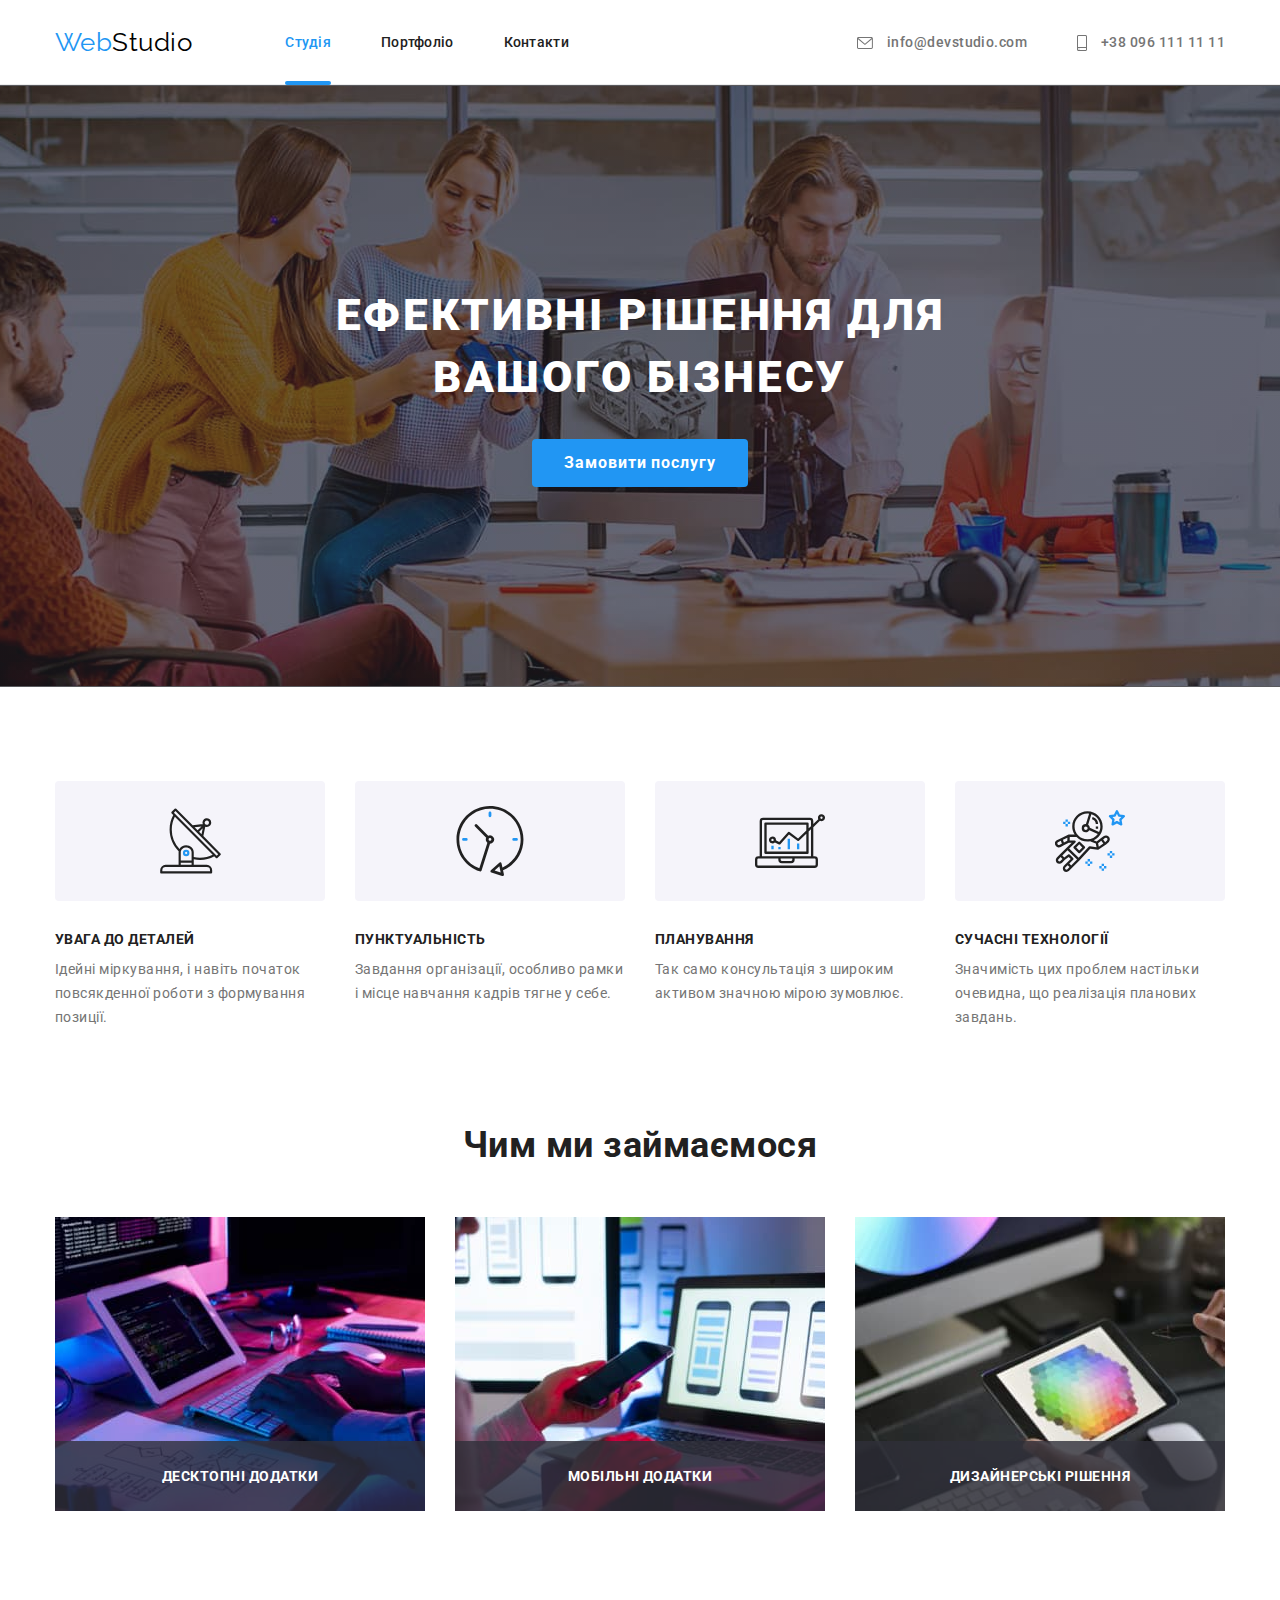
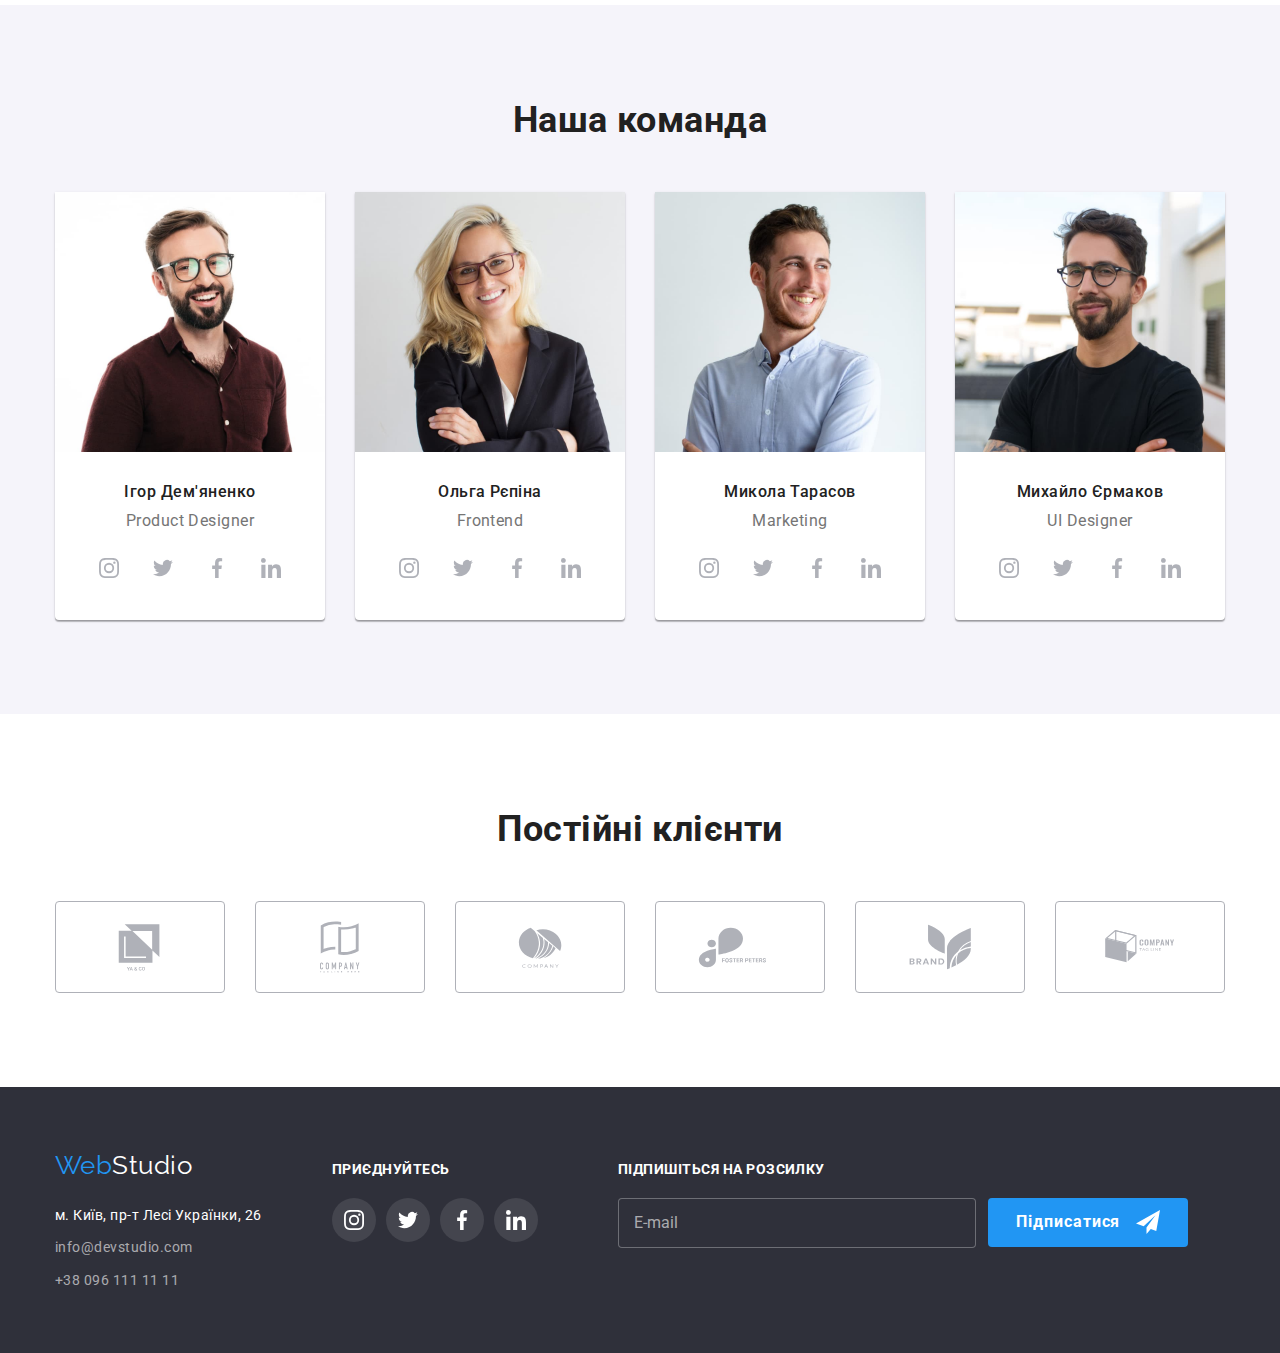
<file: index.html>
<!DOCTYPE html>
<html lang="uk">
  <head>
    <meta charset="UTF-8" />
    <meta http-equiv="X-UA-Compatible" content="IE=edge" />
    <meta name="viewport" content="width=device-width, initial-scale=1.0" />
    <title lang="en">WebStudio</title>
    <link rel="preconnect" href="https://fonts.googleapis.com" />
    <link rel="preconnect" href="https://fonts.gstatic.com" crossorigin />
    <link
      href="https://fonts.googleapis.com/css2?family=Raleway:wght@700&family=Roboto:ital,wght@0,400;0,500;1,900&display=swap"
      rel="stylesheet"
    />
    <link rel="stylesheet" href="https://cdn.jsdelivr.net/npm/modern-normalize@1.1.0/modern-normalize.min.css" />
    <link rel="stylesheet" href="./css/main.min.css" />
  </head>

  <body>
    <header class="page-header">
      <nav class="page-header-nav">
        <a class="logo logo--right" href="./index.html"> <span class="logo--acentcolor link">Web</span>Studio</a>

        <ul class="nav__list">
          <li class="nav__item"><a href="./index.html" class="nav__link current">Студія</a></li>
          <li class="nav__item"><a href="./portfolio.html" class="nav__link">Портфоліо</a></li>
          <li class="nav__item"><a href="#" class="nav__link">Контакти</a></li>
        </ul>

        <ul class="contacts">
          <li class="contacts__item">
            <a href="mailto:info@devstudio.com" class="contacts__link">
              <svg class="contacts__icon" width="16px" height="12px">
                <use href="./images/symbol-defs.svg#icon-envelope"></use>
              </svg>

              info@devstudio.com</a
            >
          </li>

          <li class="contacts__item">
            <a href="tel:+380961111111" class="contacts__link">
              <svg class="contacts__icon" width="10px" height="16px">
                <use href="./images/symbol-defs.svg#icon-smartphone"></use>
              </svg>
              +38 096 111 11 11</a
            >
          </li>
        </ul>
      </nav>
    </header>

    <main>
      <section class="hero">
        <div class="container">
          <h1 class="hero__titel">
            Ефективні рішення для <br />
            вашого бізнесу
          </h1>
          <button class="hero__button" type="button" data-modal-open>Замовити послугу</button>
        </div>
      </section>

      <section class="section">
        <div class="container">
          <h2 class="section-titel visually-hidden">Наші особливості</h2>
          <ul class="features list">
            <li class="features__item">
              <div class="features__block">
                <svg class="features__icon" width="65" height="70">
                  <use href="./images/symbol-defs.svg#icon-antenna"></use>
                </svg>
              </div>
              <h3 class="features__titel">УВАГА ДО ДЕТАЛЕЙ</h3>
              <p class="features__text">
                Ідейні міркування, і навіть початок повсякденної роботи з формування позиції.
              </p>
            </li>
            <li class="features__item">
              <div class="features__block">
                <svg class="feachers__icon" width="70" height="70">
                  <use href="./images/symbol-defs.svg#icon-time"></use>
                </svg>
              </div>
              <h3 class="features__titel">ПУНКТУАЛЬНІСТЬ</h3>
              <p class="features__text">Завдання організації, особливо рамки і місце навчання кадрів тягне у себе.</p>
            </li>
            <li class="features__item">
              <div class="features__block">
                <svg class="features__icon" width="70" height="70">
                  <use href="./images/symbol-defs.svg#icon-diagram"></use>
                </svg>
              </div>
              <h3 class="features__titel">ПЛАНУВАННЯ</h3>
              <p class="features__text">Так само консультація з широким активом значною мірою зумовлює.</p>
            </li>
            <li class="features__item">
              <div class="features__block">
                <svg class="features__icon" width="70" height="70">
                  <use href="./images/symbol-defs.svg#icon-cosmos"></use>
                </svg>
              </div>
              <h3 class="features__titel">СУЧАСНІ ТЕХНОЛОГІЇ</h3>
              <p class="features__text">Значимість цих проблем настільки очевидна, що реалізація планових завдань.</p>
            </li>
          </ul>
        </div>
      </section>

      <section class="section work">
        <div class="container">
          <h2 class="section-titel">Чим ми займаємося</h2>
          <ul class="work__list">
            <li class="work__item">
              <img src="./images/img1.jpg" alt="розробник працює за ноутбуком над десктопним додатком" width="370" />
              <div class="work__block">
                <p class="work__text">Десктопні додатки</p>
              </div>
            </li>
            <li class="work__item">
              <img src="./images/img2.jpg" alt="розробник працює за ноутбуком над мобільним додатком" width="370" />
              <div class="work__block">
                <p class="work__text">Мобільні додатки</p>
              </div>
            </li>
            <li class="work__item">
              <img src="./images/img3.jpg" alt="планшет зі схемою подбору кольорів у руках розробника" width="370" />
              <div class="work__block">
                <p class="work__text">Дизайнерські рішення</p>
              </div>
            </li>
          </ul>
        </div>
      </section>

      <section class="section team">
        <div class="container">
          <h2 class="section-titel">Наша команда</h2>
          <ul class="teammate list">
            <li class="teammate__item">
              <img src="./images/imgteam1.jpg" alt="Ігор Дем'яненко" class="team-list__photo" width="270" />
              <div class="teammate__card">
                <h3 class="teammate__name">Ігор Дем'яненко</h3>
                <p class="teammate__position" lang="en">Product Designer</p>

                <ul class="social-media">
                  <li class="social-media__item">
                    <a class="social-media__link" href="">
                      <svg class="social-media__icon" width="20" height="20">
                        <use href="./images/symbol-defs.svg#icon-instagram"></use>
                      </svg>
                    </a>
                  </li>

                  <li class="social-media__item">
                    <a class="social-media__link" href="">
                      <svg class="social-media__icon" width="20" height="20">
                        <use href="./images/symbol-defs.svg#icon-twitter"></use>
                      </svg>
                    </a>
                  </li>
                  <li class="social-media__item">
                    <a class="social-media__link" href="">
                      <svg class="social-media__icon" width="20" height="20">
                        <use href="./images/symbol-defs.svg#icon-facebook"></use>
                      </svg>
                    </a>
                  </li>
                  <li class="social-media__item">
                    <a class="social-media__link" href="">
                      <svg class="social-media__icon" width="20" height="20">
                        <use href="./images/symbol-defs.svg#icon-linkedin"></use>
                      </svg>
                    </a>
                  </li>
                </ul>
              </div>
            </li>

            <li class="teammate__item">
              <img src="./images/imgteam2.jpg" alt="Ольга Рєпіна" class="team-list__photo" width="270" />
              <div class="teammate__card">
                <h3 class="teammate__name">Ольга Рєпіна</h3>
                <p class="teammate__position" lang="en">Frontend</p>
                <ul class="social-media">
                  <li class="social-media__item">
                    <a class="social-media__link" href="">
                      <svg class="social-media__icon" width="20" height="20">
                        <use href="./images/symbol-defs.svg#icon-instagram"></use>
                      </svg>
                    </a>
                  </li>
                  <li class="social-media__item">
                    <a class="social-media__link" href="">
                      <svg class="social-media__icon" width="20" height="20">
                        <use href="./images/symbol-defs.svg#icon-twitter"></use>
                      </svg>
                    </a>
                  </li>
                  <li class="social-media__item">
                    <a class="social-media__link" href="">
                      <svg class="social-media__icon" width="20" height="20">
                        <use href="./images/symbol-defs.svg#icon-facebook"></use>
                      </svg>
                    </a>
                  </li>
                  <li class="social-media__item">
                    <a class="social-media__link" href="">
                      <svg class="social-media__icon" width="20" height="20">
                        <use href="./images/symbol-defs.svg#icon-linkedin"></use>
                      </svg>
                    </a>
                  </li>
                </ul>
              </div>
            </li>

            <li class="teammate__item">
              <img src="./images/imgteam3.jpg" alt="Микола Тарасов" class="team-list__photo" width="270" />
              <div class="teammate__card">
                <h3 class="teammate__name">Микола Тарасов</h3>
                <p class="teammate__position" lang="en">Marketing</p>
                <ul class="social-media">
                  <li class="social-media__item">
                    <a class="social-media__link" href="">
                      <svg class="social-media__icon" width="20" height="20">
                        <use href="./images/symbol-defs.svg#icon-instagram"></use>
                      </svg>
                    </a>
                  </li>
                  <li class="social-media__item">
                    <a class="social-media__link" href="">
                      <svg class="social-media__icon" width="20" height="20">
                        <use href="./images/symbol-defs.svg#icon-twitter"></use>
                      </svg>
                    </a>
                  </li>
                  <li class="social-media__item">
                    <a class="social-media__link" href="">
                      <svg class="social-media__icon" width="20" height="20">
                        <use href="./images/symbol-defs.svg#icon-facebook"></use>
                      </svg>
                    </a>
                  </li>
                  <li class="social-media__item">
                    <a class="social-media__link" href="">
                      <svg class="social-media__icon" width="20" height="20">
                        <use href="./images/symbol-defs.svg#icon-linkedin"></use>
                      </svg>
                    </a>
                  </li>
                </ul>
              </div>
            </li>

            <li class="teammate__item">
              <img src="./images/imgteam4.jpg" alt="Михайло Єрмаков" class="team-list__photo" width="270" />
              <div class="teammate__card">
                <h3 class="teammate__name">Михайло Єрмаков</h3>
                <p class="teammate__position" lang="en">UI Designer</p>
                <ul class="social-media">
                  <li class="social-media__item">
                    <a class="social-media__link" href="">
                      <svg class="social-media__icon" height="20">
                        <use href="./images/symbol-defs.svg#icon-instagram"></use>
                      </svg>
                    </a>
                  </li>
                  <li class="social-media__item">
                    <a class="social-media__link" href="">
                      <svg class="social-media__icon" height="20">
                        <use href="./images/symbol-defs.svg#icon-twitter"></use>
                      </svg>
                    </a>
                  </li>
                  <li class="social-media__item">
                    <a class="social-media__link" href="">
                      <svg class="social-media__icon" height="20">
                        <use href="./images/symbol-defs.svg#icon-facebook"></use>
                      </svg>
                    </a>
                  </li>
                  <li class="social-media__item">
                    <a class="social-media__link" href="">
                      <svg class="social-media__icon" height="20">
                        <use href="./images/symbol-defs.svg#icon-linkedin"></use>
                      </svg>
                    </a>
                  </li>
                </ul>
              </div>
            </li>
          </ul>
        </div>
      </section>
    </main>

    <section class="section">
      <div class="container">
        <h2 class="section-titel">Постійні клієнти</h2>
        <ul class="clients list">
          <li class="clients__item">
            <a class="clients__link" href="" target="_blank" rel="noreferrer noopener nofollow">
              <svg class="clients__logo" width="106" height="60">
                <use href="./images/symbol-defs.svg#icon-Logo-9-1"></use>
              </svg>
            </a>
          </li>
          <li class="clients__item">
            <a class="clients__link" href="" target="_blank" rel="noreferrer noopener nofollow">
              <svg class="clients__logo" width="40" height="52">
                <use href="./images/symbol-defs.svg#icon-logoclient2"></use>
              </svg>
            </a>
          </li>
          <li class="clients__item">
            <a class="clients__link" href="" target="_blank" rel="noreferrer noopener nofollow">
              <svg class="clients__logo" width="44" height="41">
                <use href="./images/symbol-defs.svg#icon-logoclient3"></use>
              </svg>
            </a>
          </li>
          <li class="clients__item">
            <a class="clients__link" href="" target="_blank" rel="noreferrer noopener nofollow">
              <svg class="clients__logo" width="85" height="41">
                <use href="./images/symbol-defs.svg#icon-group-6-1"></use>
              </svg>
            </a>
          </li>
          <li class="clients__item">
            <a class="clients__link" href="" target="_blank" rel="noreferrer noopener nofollow">
              <svg class="clients__logo" width="63" height="46">
                <use href="./images/symbol-defs.svg#icon-logoclient"></use>
              </svg>
            </a>
          </li>
          <li class="clients__item">
            <a class="clients__link" href="" target="_blank" rel="noreferrer noopener nofollow">
              <svg class="clients__logo" width="94" height="44">
                <use href="./images/symbol-defs.svg#icon-Logo6"></use>
              </svg>
            </a>
          </li>
        </ul>
      </div>
    </section>

    <footer class="footer">
      <div class="container-footer">
        <div class="footer-block">
          <a class="logo" href="./index.html">
            <span class="logo--acentcolor link">Web</span><span class="logo--white">Studio</span></a
          >

          <address class="address">
            <ul class="list">
              <li>
                <a
                  class="address__link link"
                  href="https://goo.gl/maps/SgtujX8ZKbcagaCV8"
                  target="_blank"
                  rel="noreferrer noopener nofollow"
                >
                  м. Київ, пр-т Лесі Українки, 26
                </a>
              </li>
              <li><a href="mailto:info@devstudio.com" class="address__link--gray link">info@devstudio.com</a></li>
              <li><a href="tel:+380961111111" class="address__link--gray link">+38 096 111 11 11</a></li>
            </ul>
          </address>
        </div>

        <div class="footer-block">
          <h3 class="footer-block__titel">приєднуйтесь</h3>
          <ul class="social-media--left">
            <li class="social-contacts__item">
              <a
                class="social-media__link social-media__link--gray"
                href=""
                target="_blank"
                rel="noreferrer noopener nofollow"
              >
                <svg class="social-media__icon social-media__icon--white" width="20" height="20">
                  <use href="./images/symbol-defs.svg#icon-instagram"></use>
                </svg>
              </a>
            </li>
            <li class="social-contacts__item">
              <a
                class="social-media__link social-media__link--gray"
                href=""
                target="_blank"
                rel="noreferrer noopener nofollow"
              >
                <svg class="social-media__icon social-media__icon--white" width="20" height="20">
                  <use href="./images/symbol-defs.svg#icon-twitter"></use>
                </svg>
              </a>
            </li>
            <li class="social-contacts__item">
              <a
                class="social-media__link social-media__link--gray"
                href=""
                target="_blank"
                rel="noreferrer noopener nofollow"
              >
                <svg class="social-media__icon social-media__icon--white" width="20" height="20">
                  <use href="./images/symbol-defs.svg#icon-facebook"></use>
                </svg>
              </a>
            </li>
            <li class="social-contacts__item">
              <a
                class="social-media__link social-media__link--gray"
                href=""
                target="_blank"
                rel="noreferrer noopener nofollow"
              >
                <svg class="social-media__icon social-media__icon--white" width="20" height="20">
                  <use href="./images/symbol-defs.svg#icon-linkedin"></use>
                </svg>
              </a>
            </li>
          </ul>
        </div>

        <!-- форма у футері -->

        <div class="subscribe_form">
          <h3 class="footer-block__titel">Підпишіться на розсилку</h3>

          <form name="subscribe_form" autocomplete="on" novalidate>
            <div class="subscribe-form__wrapper">
              <input class="subscribe-form__input" type="email" name="email" placeholder="E-mail" />
              <div class="subscribe-button__wrapper">
                <button type="submit" class="subscribe-form__button">Підписатися</button>
                <svg class="subscribe-form__icon" width="24" height="24">
                  <use href="./images/symbol-defs.svg#icon-icon-send"></use>
                </svg>
              </div>
            </div>
          </form>
        </div>
      </div>
    </footer>

    <!-- модальне вікно -->

    <div class="backdrop is-hidden" data-modal>
      <div class="modal">
        <button type="button" class="modal-close" data-modal-close>
          <svg class="modal-close__icon" width="18" height="18">
            <use href="./images/symbol-defs.svg#icon-close-black"></use>
          </svg>
        </button>

        <!-- форма замовлення модальне вікно -->

        <form class="form" name="order-form" autocomplete="on" novalidate>
          <h3 class="form__titel">Залиште свої дані, ми вам передзвонимо</h3>
          <div class="form-field">
            <label class="form-field__label">Ім'я</label>
            <div class="form-field__box">
              <input class="form-field__input" type="text" name="name" id="name" placeholder=" " />

              <span class="form-field__icon">
                <svg class="" width="18" height="18">
                  <use href="./images/symbol-defs.svg#icon-user"></use>
                </svg>
              </span>
            </div>
          </div>
          <div class="form-field">
            <label class="form-field__label" for="tel">Телефон</label>
            <div class="form-field__box">
              <input class="form-field__input" type="tel" name="tel" id="tel" placeholder=" " />
              <span class="form-field__icon">
                <svg class="" width="18" height="18">
                  <use href="./images/symbol-defs.svg#icon-tel"></use>
                </svg>
              </span>
            </div>
          </div>
          <div class="form-field">
            <label class="form-field__label" for="email">Пошта</label>
            <div class="form-field__box">
              <input class="form-field__input" type="email" name="email" id="email" placeholder=" " />
              <span class="form-field__icon">
                <svg class="" width="18" height="18">
                  <use href="./images/symbol-defs.svg#icon-envelop"></use>
                </svg>
              </span>
            </div>
          </div>
          <div class="form-field comment">
            <label class="form-field__label" for="comment">Коментар</label>
            <textarea
              class="form-field__input textarea"
              name="comment"
              id="comment"
              rows="5"
              placeholder="Введіть текст"
            ></textarea>
          </div>

          <label class="checkbox-label" for="checkbox">
            <input class="checkbox" type="checkbox" name="agreement" value="" id="checkbox" />
            <span class="checkbox__icon">
              <svg class="checkbox__icon--checked" width="13" height="14">
                <use href="./images/symbol-defs.svg#icon-checkbox-checked"></use>
              </svg>
            </span>
            <span class="checkbox__text">
              Погоджуюся з розсилкою та приймаю <a href="" class="checkbox__link">Умови договору</a></span
            >
          </label>
          <button type="submit" class="form__button">Відправити</button>
        </form>
      </div>
    </div>

    <script src="./js/modal.js"></script>
  </body>
</html>
</file>
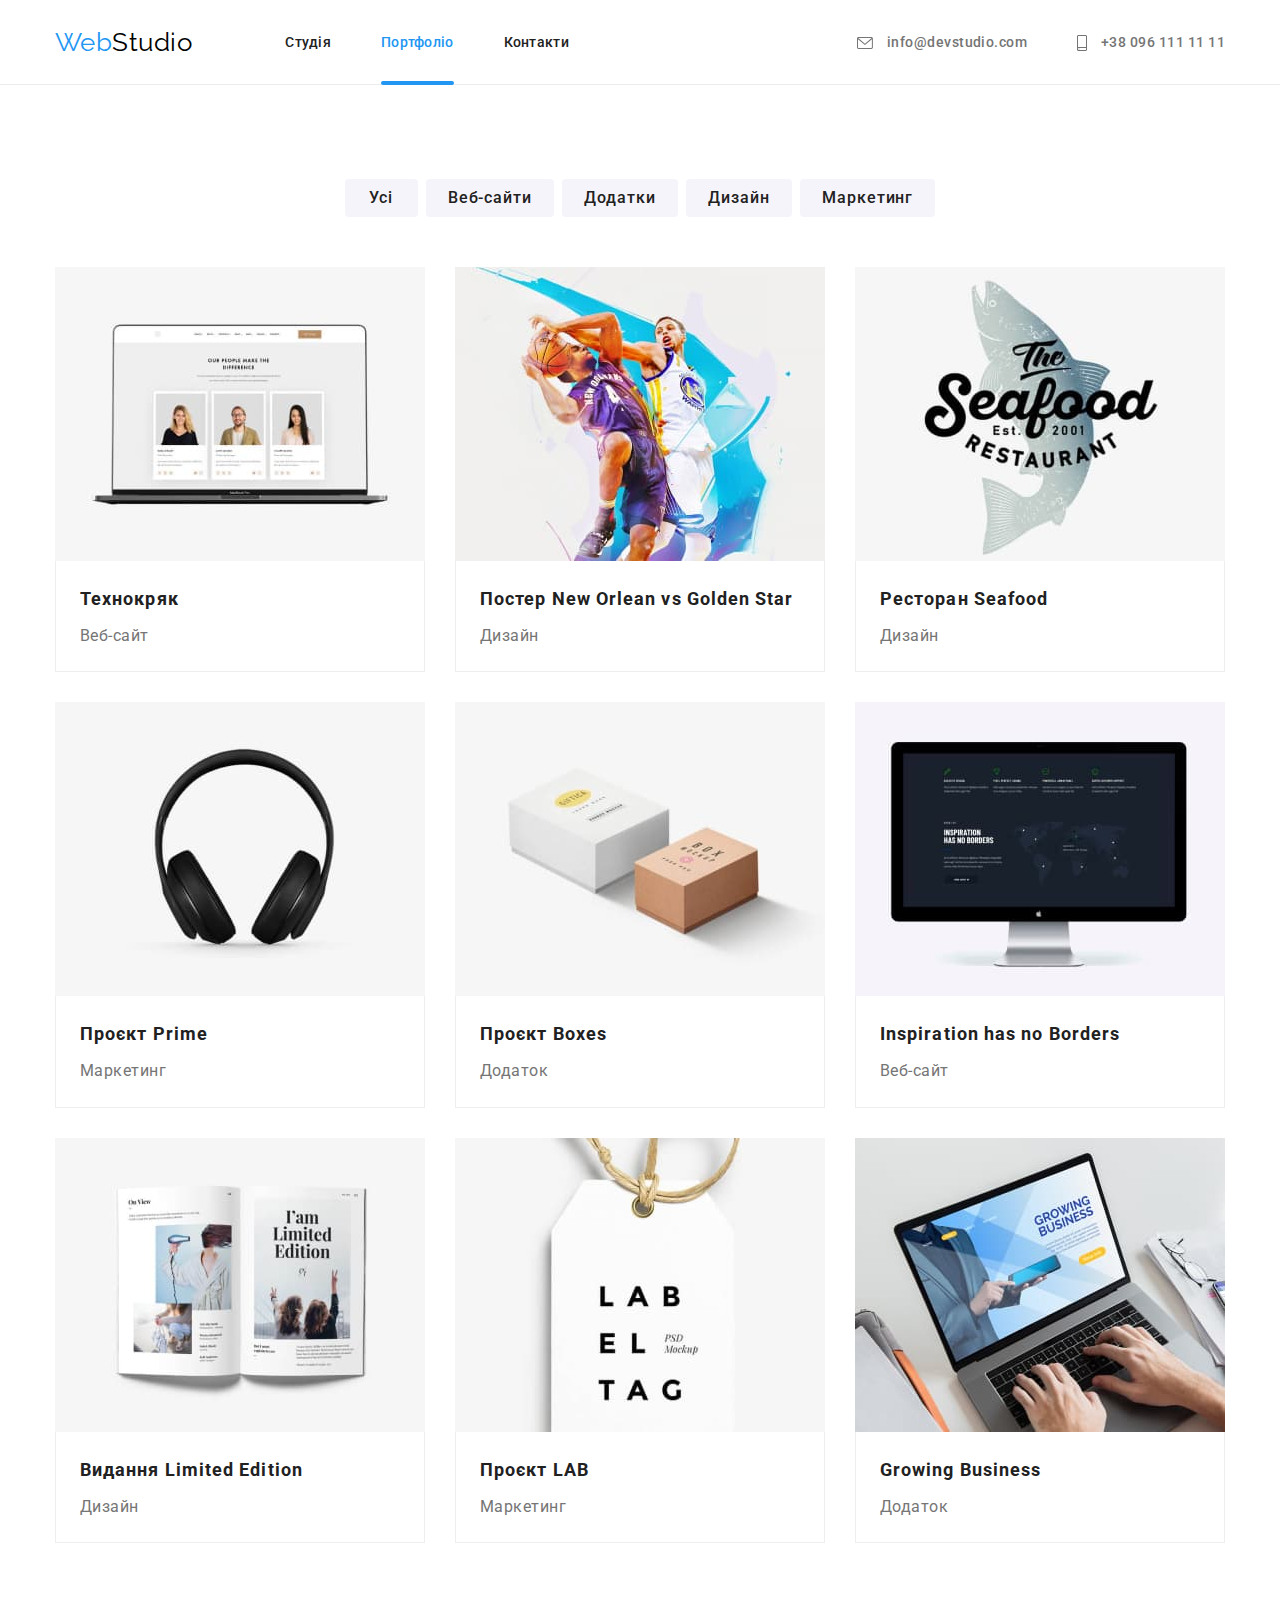
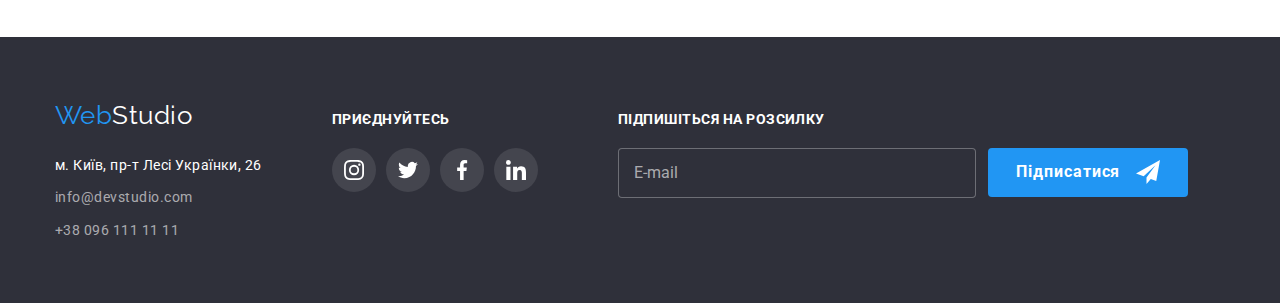
<file: portfolio.html>
<!DOCTYPE html>
<html lang="en">
  <head>
    <meta charset="UTF-8" />
    <meta http-equiv="X-UA-Compatible" content="IE=edge" />
    <meta name="viewport" content="width=device-width, initial-scale=1.0" />
    <title lang="en">WebStudio</title>
    <link rel="preconnect" href="https://fonts.googleapis.com" />
    <link rel="preconnect" href="https://fonts.gstatic.com" crossorigin />
    <link rel="preconnect" href="https://fonts.googleapis.com" />
    <link rel="preconnect" href="https://fonts.gstatic.com" crossorigin />
    <link
      href="https://fonts.googleapis.com/css2?family=Raleway:wght@700&family=Roboto:ital,wght@0,400;0,500;0,700;1,900&display=swap"
      rel="stylesheet"
    />
    <link rel="stylesheet" href="https://cdn.jsdelivr.net/npm/modern-normalize@1.1.0/modern-normalize.min.css" />
    <link rel="stylesheet" href="./css/main.min.css"/>
  </head>

  <body>
    <header class="page-header">
      <nav class="page-header-nav">
        <a class="logo logo--right" href="./index.html"> <span class="logo--acentcolor link">Web</span>Studio</a>

        <ul class="nav__list">
          <li class="nav__item"><a href="./index.html" class="nav__link">Студія</a></li>
          <li class="nav__item"><a href="./portfolio.html" class="nav__link current">Портфоліо</a></li>
          <li class="nav__item"><a href="#" class="nav__link">Контакти</a></li>
        </ul>

        <ul class="contacts">
          <li class="contacts__item">
            <a href="mailto:info@devstudio.com" class="contacts__link">
              <svg class="contacts__icon" width="16px" height="12px">
                <use href="./images/symbol-defs.svg#icon-envelope"></use>
              </svg>

              info@devstudio.com</a
            >
          </li>

          <li class="contacts__item">
            <a href="tel:+380961111111" class="contacts__link">
              <svg class="contacts__icon" width="10px" height="16px">
                <use href="./images/symbol-defs.svg#icon-smartphone"></use>
              </svg>
              +38 096 111 11 11</a
            >
          </li>
        </ul>
      </nav>
    </header>

    <main>
      <section class="section">
        <div class="container">
          <h1 class="visually-hidden">Портфоліо</h1>

          <!-- filter with buttons -->

          <ul class="filter list">
            <li class="filter__item"><button class="filter__button" type="button">Усі</button></li>
            <li class="filter__item"><button class="filter__button" type="button">Веб-сайти</button></li>
            <li class="filter__item"><button class="filter__button" type="button">Додатки</button></li>
            <li class="filter__item"><button class="filter__button" type="button">Дизайн</button></li>
            <li class="filter__item"><button class="filter__button" type="button">Маркетинг</button></li>
          </ul>

          <!-- малюнки портфоліо -->

          
            <ul class="cards-block">
              <li class="card">
                <a href="" class="card__link link">
                  <div class="card__wrapper">
                    <img src="./images/portfolio1.jpg" alt="Веб-сайт Технокряк на моніторі ноутбука" width="370" />
                    <p class="card__text">
                      Ресурс пропонує комплексні пропозиції з різним рівнем функціоналу та сервісів. Все це дозволить
                      відвідувачу отримати вичерпні відомості про компанію чи приватну особу.
                    </p>
                  </div>
                  <div class="card__description">
                    <h3 class="card__titel">Технокряк</h3>
                    <p class="card__subtitel">Веб-сайт</p>
                  </div>
                </a>
              </li>

              <li class="card">
                <a href="" class="card__link link">
                  <div class="card__wrapper">
                    <img src="./images/portfolio2.jpg" alt="Постер з баскетбольними командами" width="370" />
                    <p class="card__text">
                      Ресурс пропонує комплексні пропозиції з різним рівнем функціоналу та сервісів. Все це дозволить
                      відвідувачу отримати вичерпні відомості про компанію чи приватну особу.
                    </p>
                  </div>
                  <div class="card__description">
                    <h3 class="card__titel">Постер New Orlean vs Golden Star</h3>
                    <p class="card__subtitel">Дизайн</p>
                  </div>
                </a>
              </li>

              <li class="card">
                <a href="" class="card__link link">
                  <div class="card__wrapper">
                    <img src="./images/portfolio3.jpg" alt="Логотип ресторану Seafood" width="370" />
                    <p class="card__text">
                      Ресурс пропонує комплексні пропозиції з різним рівнем функціоналу та сервісів. Все це дозволить
                      відвідувачу отримати вичерпні відомості про компанію чи приватну особу.
                    </p>
                  </div>
                  <div class="card__description">
                    <h3 class="card__titel">Ресторан Seafood</h3>
                    <p class="card__subtitel">Дизайн</p>
                  </div>
                </a>
              </li>

              <li class="card">
                <a href="" class="card__link link">
                  <div class="card__wrapper">
                    <img src="./images/portfolio4.jpg" alt="Чорні навушники" width="370" />
                    <p class="card__text">
                      Ресурс пропонує комплексні пропозиції з різним рівнем функціоналу та сервісів. Все це дозволить
                      відвідувачу отримати вичерпні відомості про компанію чи приватну особу.
                    </p>
                  </div>
                  <div class="card__description">
                    <h3 class="card__titel">Проєкт Prime</h3>
                    <p class="card__subtitel">Маркетинг</p>
                  </div>
                </a>
              </li>
              <li class="card">
                <a href="" class="card__link link">
                  <div class="card__wrapper">
                    <img src="./images/portfolio5.jpg" alt="дві коробки, які лежать" width="370" />
                    <p class="card__text">
                      Ресурс пропонує комплексні пропозиції з різним рівнем функціоналу та сервісів. Все це дозволить
                      відвідувачу отримати вичерпні відомості про компанію чи приватну особу.
                    </p>
                  </div>
                  <div class="card__description">
                    <h3 class="card__titel">Проєкт Boxes</h3>
                    <p class="card__subtitel">Додаток</p>
                  </div>
                </a>
              </li>
              <li class="card">
                <a href="" class="card__link link">
                  <div class="card__wrapper">
                    <img src="./images/portfolio6.jpg" alt="Сторінка сайту на моніторі" width="370" />
                    <p class="card__text">
                      Ресурс пропонує комплексні пропозиції з різним рівнем функціоналу та сервісів. Все це дозволить
                      відвідувачу отримати вичерпні відомості про компанію чи приватну особу.
                    </p>
                  </div>
                  <div class="card__description">
                    <h3 class="card__titel">Inspiration has no Borders</h3>
                    <p class="card__subtitel">Веб-сайт</p>
                  </div>
                </a>
              </li>
              <li class="card">
                <a href="" class="card__link link">
                  <div class="card__wrapper">
                    <img src="./images/portfolio7.jpg" alt="Розгорнутий проспект" width="370" />
                    <p class="card__text">
                      Ресурс пропонує комплексні пропозиції з різним рівнем функціоналу та сервісів. Все це дозволить
                      відвідувачу отримати вичерпні відомості про компанію чи приватну особу.
                    </p>
                  </div>
                  <div class="card__description">
                    <h3 class="card__titel">Видання Limited Edition</h3>
                    <p class="card__subtitel">Дизайн</p>
                  </div>
                </a>
              </li>
              <li class="card">
                <a href="" class="card__link link">
                  <div class="card__wrapper">
                    <img src="./images/portfolio8.jpg" alt="Бірка з логотипом" width="370" />
                    <p class="card__text">
                      Ресурс пропонує комплексні пропозиції з різним рівнем функціоналу та сервісів. Все це дозволить
                      відвідувачу отримати вичерпні відомості про компанію чи приватну особу.
                    </p>
                  </div>
                  <div class="card__description">
                    <h3 class="card__titel">Проєкт LAB</h3>
                    <p class="card__subtitel">Маркетинг</p>
                  </div>
                </a>
              </li>
              <li class="card">
                <a href="" class="card__link link">
                  <div class="card__wrapper">
                    <img src="./images/portfolio9.jpg" alt="Руки чоловіка, що працює за ноутбуком" width="370" />
                    <p class="card__text">
                      Ресурс пропонує комплексні пропозиції з різним рівнем функціоналу та сервісів. Все це дозволить
                      відвідувачу отримати вичерпні відомості про компанію чи приватну особу.
                    </p>
                  </div>
                  <div class="card__description">
                    <h3 class="card__titel">Growing Business</h3>
                    <p class="card__subtitel">Додаток</p>
                  </div>
                </a>
              </li>
            </ul>
           </div>
      </section>
    </main>

    <footer class="footer">
      <div class="container-footer">
        <div class="footer-block">
          <a class="logo" href="./index.html">
            <span class="logo--acentcolor link">Web</span><span class="logo--white">Studio</span></a
          >

          <address class="address">
            <ul class="list">
              <li>
                <a
                  class="address__link link"
                  href="https://goo.gl/maps/SgtujX8ZKbcagaCV8"
                  target="_blank"
                  rel="noreferrer noopener nofollow"
                >
                  м. Київ, пр-т Лесі Українки, 26
                </a>
              </li>
              <li><a href="mailto:info@devstudio.com" class="address__link--gray link">info@devstudio.com</a></li>
              <li><a href="tel:+380961111111" class="address__link--gray link">+38 096 111 11 11</a></li>
            </ul>
          </address>
        </div>
        
        <div class="footer-block">
          <h3 class="footer-block__titel">приєднуйтесь</h3>
          <ul class="social-media--left">
            <li class="social-contacts__item">
              <a class="social-media__link social-media__link--gray" href="" target="_blank" rel="noreferrer noopener nofollow">
                <svg class="social-media__icon social-media__icon--white" width="20" height="20">
                  <use href="./images/symbol-defs.svg#icon-instagram"></use>
                </svg>
              </a>
            </li>
            <li class="social-contacts__item">
              <a class="social-media__link social-media__link--gray" href="" target="_blank" rel="noreferrer noopener nofollow">
                <svg class="social-media__icon social-media__icon--white" width="20" height="20">
                  <use href="./images/symbol-defs.svg#icon-twitter"></use>
                </svg>
              </a>
            </li>
            <li class="social-contacts__item">
              <a class="social-media__link social-media__link--gray" href="" target="_blank" rel="noreferrer noopener nofollow">
                <svg class="social-media__icon social-media__icon--white" width="20" height="20">
                  <use href="./images/symbol-defs.svg#icon-facebook"></use>
                </svg>
              </a>
            </li>
            <li class="social-contacts__item">
              <a class="social-media__link social-media__link--gray" href="" target="_blank" rel="noreferrer noopener nofollow">
                <svg class="social-media__icon social-media__icon--white" width="20" height="20">
                  <use href="./images/symbol-defs.svg#icon-linkedin"></use>
                </svg>
              </a>
            </li>
          </ul>
        </div>

        <!-- форма у футері -->

        <div class="subscribe_form">
          <h3 class="footer-block__titel">Підпишіться на розсилку</h3>

          <form name="subscribe_form" autocomplete="on" novalidate>
            <div class="subscribe-form__wrapper">
              <input class="subscribe-form__input" type="email" name="email" placeholder="E-mail" />
              <div class="subscribe-button__wrapper">
                <button type="submit" class="subscribe-form__button">Підписатися</button>
                <svg class="subscribe-form__icon" width="24" height="24">
                  <use href="./images/symbol-defs.svg#icon-icon-send"></use>
                </svg>
              </div>
            </div>
          </form>
        </div>
      </div>
    </footer>
  </body>
</html>
</file>
<file: css/main.min.css>
.visually-hidden{position:absolute;white-space:nowrap;width:1px;height:1px;overflow:hidden;border:0;padding:0;clip:rect(0 0 0 0);-webkit-clip-path:inset(50%);clip-path:inset(50%);margin:-1px}.cards-block,.social-media--left,.social-media,.work__list,.contacts,.nav__list{padding:0;margin:0;list-style:none}.address__link--gray,.address__link,.contacts__link,.nav__link{text-decoration:none;transition:color 250ms cubic-bezier(0.4, 0, 0.2, 1)}.address__link--gray:hover,.address__link:hover,.contacts__link:hover,.nav__link:hover{color:#2196f3}.address__link--gray:focus,.address__link:focus,.contacts__link:focus,.nav__link:focus{color:#2196f3}.page-header{margin:0;padding-top:0;padding-bottom:0}.container-footer,.page-header-nav{width:1200px;margin-left:auto;margin-right:auto;padding-left:15px;padding-right:15px}.filter__button,.subscribe-form__button,.hero__button{padding:10px 32px;color:#fff;background-color:#2196f3;border:none;border-radius:4px;font-family:inherit;font-weight:700;font-size:16px;line-height:1.8;letter-spacing:.06em;text-decoration:none;cursor:pointer}html{box-sizing:border-box}body{background-color:#fff;color:#212121;font-family:"Roboto",sans-serif;letter-spacing:.03em}img{display:block}*,*::before,*::after{box-sizing:inherit}textarea{resize:none}.section{margin:0;padding-top:94px;padding-bottom:94px}.section-titel{color:#212121;margin-top:0;margin-bottom:50px;font-weight:700;font-size:36px;line-height:1.2;text-align:center}.container{width:1200px;margin-left:auto;margin-right:auto;padding-left:15px;padding-right:15px}.list{padding:0;margin:0;list-style:none}.page-header{border-bottom:1px solid #ececec;background-color:#fff}.page-header-nav{display:flex;align-items:center;margin-left:auto;margin-right:auto;padding-top:0px;padding-bottom:0px}.nav__list{display:flex}.nav__item{position:relative}.current::after{content:"";display:block;position:absolute;opacity:1;width:100%;height:4px;border-radius:2px;bottom:-2px;left:0;background-color:#2196f3}.nav__item+.nav__item{margin-left:50px}.nav__link{display:block;padding-top:32px;padding-bottom:32px;color:#212121;font-size:14px;font-weight:500;line-height:1.2;letter-spacing:.02em}.current{color:#2196f3}.contacts{display:flex;margin-left:auto}.contacts__item+.contacts__item{margin-left:50px}.contacts__icon{margin-right:10px;padding:0;vertical-align:middle;margin-top:0;margin-bottom:0;fill:currentColor}.contacts__link{display:block;padding-top:32px;padding-bottom:32px;color:#757575;font-weight:500;font-style:normal;font-size:14px;line-height:1.2}.hero{background-color:#757575;text-align:center;margin-left:auto;margin-right:auto;margin-top:0;margin-bottom:0;background-image:linear-gradient(to right, rgba(47, 48, 58, 0.4), rgba(47, 48, 58, 0.4)),url("../images/header-bgr.jpg");background-repeat:no-repeat;background-position:center;padding-top:200px;padding-bottom:200px}.hero__titel{margin-top:0;margin-bottom:30px;color:#fff;font-weight:900;font-size:44px;line-height:1.4;letter-spacing:.06em;text-transform:uppercase}.hero__button{min-width:216px}.logo{display:block;margin:0;padding:0;color:#000;font-family:"Raleway",sans-serif;font-size:26px;line-height:1.4;text-decoration:none}.logo--acentcolor{color:#2196f3}.logo--white{color:#fff}.logo--right{margin-right:93px;padding-top:24px;padding-bottom:24px}.features{display:flex}.features__titel{margin-top:0px;margin-bottom:2px;color:#212121;font-weight:700;font-size:14px;line-height:1.2;text-transform:uppercase;margin-bottom:10px}.features__text{color:#757575;font-size:14px;line-height:1.7;margin:0}.features__block{display:flex;align-items:center;justify-content:center;padding:0;margin-bottom:30px;background-color:#f5f4fa;border-radius:4px;width:270px;height:120px}.features__item+.features__item{margin-left:30px}.work{padding-top:0}.work__list{display:flex;align-items:center;justify-content:space-between}.work__item{position:relative}.work__block{position:absolute;bottom:0;left:0;width:370px;height:70px;background:rgba(47,48,58,.8)}.work__text{margin:0;text-align:center;padding-top:27px;padding-bottom:27px;font-weight:700;font-size:14px;line-height:1.2;text-transform:uppercase;color:#fff}.team{background-color:#f5f4fa}.teammate{display:flex;align-items:center;justify-content:space-between}.teammate__item{background-color:#fff;width:270px;height:428px;margin:0;padding:0;box-shadow:0px 1px 3px rgba(0,0,0,.12),0px 1px 1px rgba(0,0,0,.14),0px 2px 1px rgba(0,0,0,.2);border-radius:0px 0px 4px 4px}.teammate__card{padding:30px 10px 30px 10px}.teammate__name{margin-bottom:0;margin-top:0;font-weight:500;font-size:16px;line-height:1.2;text-align:center}.teammate__position{color:#757575;margin-top:10px;margin-bottom:0;font-size:16px;line-height:1.2;text-align:center}.social-media{display:flex;align-items:center;justify-content:space-between;margin-top:16px;margin-bottom:0;padding-left:22px;padding-right:22px}.social-media--left{display:flex;align-items:center;justify-content:flex-start;justify-content:flex-start;margin-bottom:0;padding:0}.social-media__link{display:flex;align-items:center;justify-content:center;width:44px;height:44px;background-color:#fff;border-radius:50%;color:#afb1b8;transition:background-color 250ms cubic-bezier(0.4, 0, 0.2, 1)}.social-media__link--gray{background-color:rgba(255,255,255,.1019607843);margin-right:10px;margin-bottom:0}.social-media__link:hover,.social-media__link:focus{background-color:#2196f3}.social-media__link:hover svg,.social-media__link:focus svg{fill:#fff}.social-media__icon{fill:currentColor;transition:fill 250ms cubic-bezier(0.4, 0, 0.2, 1)}.social-media__icon--white{fill:#fff}.clients{display:flex;align-items:center;justify-content:space-between}.clients__link{display:flex;align-items:center;justify-content:center;padding:0;border-radius:4px;border:1px solid #afb1b8;width:170px;height:92px;background-color:#fff;color:#afb1b8;transition:border 250ms cubic-bezier(0.4, 0, 0.2, 1)}.clients__link:hover,.clients__link:focus{cursor:pointer;border:1px solid #2196f3}.clients__link:hover svg,.clients__link:focus svg{fill:#2196f3}.clients__logo{fill:currentColor;transition:fill 250ms cubic-bezier(0.4, 0, 0.2, 1)}.footer{padding-top:60px;padding-bottom:60px;background-color:#2f303a}.container-footer{display:flex}.footer-block{margin-right:70px}.footer-block__titel{font-style:normal;font-weight:700;font-size:14px;line-height:1.2;text-transform:uppercase;color:#fff;margin-bottom:20px}.address{display:block;padding-top:0px;margin-bottom:0px;margin-top:20px}.address__link{color:#fff;font-style:normal;font-weight:400;font-size:14px;line-height:1.7}.address__link--gray{display:block;margin-bottom:0;margin-top:9px;color:rgba(255,255,255,.6);font-style:normal;font-size:14px;font-weight:400;line-height:1.7}.address__link:hover,.address__link:focus{color:#2196f3}.subscribe-form__wrapper{display:flex;position:relative}.subscribe-form__wrapper input{width:358px;height:50px;margin:0;padding:15px 0 15px 15px;border:1px solid rgba(255,255,255,.3);border-radius:4px;background-color:#2f303a;color:#fff}.subscribe-form__wrapper input:hover,.subscribe-form__wrapper input:focus-within{outline:none;border:1px solid #2196f3}.subscribe-form__wrapper input::-moz-placeholder{color:rgba(255,255,255,.6)}.subscribe-form__wrapper input:-ms-input-placeholder{color:rgba(255,255,255,.6)}.subscribe-form__wrapper input::placeholder{color:rgba(255,255,255,.6)}.subscribe-form__button{position:relative;padding-left:28px;margin-left:12px;margin-right:0;min-width:200px;text-align:left}.subscribe-form__icon{position:absolute;right:28px;transform:translate(0, 50%);margin:0;fill:#fff}.filter{display:flex;align-items:center;justify-content:center;margin-bottom:50px}.filter__item{margin-right:4px;margin-left:4px}.filter__button{color:#212121;background-color:#f5f4fa;padding:6px 22px;min-width:73px;font-weight:500;font-size:16px;line-height:1.6;transition:background-color 250ms cubic-bezier(0.4, 0, 0.2, 1),box-shadow 250ms cubic-bezier(0.4, 0, 0.2, 1),color 250ms cubic-bezier(0.4, 0, 0.2, 1)}.filter__button:hover,.filter__button:focus{color:#fff;background-color:#2196f3;box-shadow:0px 3px 1px rgba(0,0,0,.1),0px 1px 2px rgba(0,0,0,.08),0px 2px 2px rgba(0,0,0,.12)}.cards-block{display:flex;flex-wrap:wrap;gap:30px;width:1170px}.card__link{position:relative;display:block;background-color:#fff;transition:box-shadow 250ms cubic-bezier(0.4, 0, 0.2, 1);text-decoration:none}.card__link:hover,.card__link:focus{box-shadow:0px 1px 1px rgba(0,0,0,.12),0px 4px 4px rgba(0,0,0,.06),1px 4px 6px rgba(0,0,0,.16)}.card__link:hover .card__text,.card__link:focus .card__text{transform:translate(0, -100%)}.card__description{margin:0;padding:20px 24px;border-bottom:1px solid #eee;border-left:1px solid #eee;border-right:1px solid #eee}.card__titel{margin-top:0;margin-bottom:0;text-align:left;font-size:18px;font-weight:700;line-height:2;letter-spacing:.06em;color:#212121}.card__subtitel{margin-bottom:0;margin-top:4px;color:#757575;font-size:16px;line-height:1.9;letter-spacing:.03em}.card__wrapper{position:relative;overflow:hidden}.card__text{position:absolute;left:0;bottom:-100%;margin:0;height:294px;background-color:#2196f3;font-weight:400;font-size:18px;line-height:1.6;color:#fff;opacity:.9;padding:63px 24px;transition:transform 250ms cubic-bezier(0.4, 0, 0.2, 1)}.backdrop{position:fixed;top:0;left:0;width:100%;height:100%;background-color:rgba(0,0,0,.2);opacity:1;transition:opacity 250ms cubic-bezier(0.4, 0, 0.2, 1)}.backdrop.is-hidden{opacity:0;pointer-events:none}.backdrop.is-hidden .modal{transform:translate(-50%, -50%) scale(0.9)}.modal{position:absolute;position:relative;top:50%;left:50%;padding:40px;width:528px;height:581px;background-color:#fff;transform:translate(-50%, -50%) scale(1);transition:transform 250ms cubic-bezier(0.4, 0, 0.2, 1)}.modal-close{position:absolute;top:8px;right:8px;padding:6px;width:30px;height:30px;border-radius:50%;background-color:#fff;border:1px solid rgba(0,0,0,.1);cursor:pointer}.modal-close__icon{fill:currentColor}.modal-close__icon:hover,.modal-close__icon:focus{fill:#2196f3}.form{margin:0;padding:0;display:flex;flex-direction:column;align-items:center}.form__titel{margin-top:0px;margin-bottom:12px;font-weight:700;font-size:20px;line-height:1.2;text-align:center;color:#212121}.form-field__box{position:relative}.form-field{width:100%;position:relative;display:flex;flex-direction:column;margin-bottom:9px}.form-field__label{margin-bottom:4px;font-weight:400;font-size:12px;line-height:1.2;letter-spacing:.01em;color:#757575}.form-field__input{margin:0;width:100%;padding:12px 0px 12px 42px;border:1px solid rgba(33,33,33,.2);border-radius:4px;height:40px;font-size:16px;line-height:1.2;transition:border-color 250ms cubic-bezier(0.4, 0, 0.2, 1)}.form-field__input::-moz-placeholder{font-weight:400;font-size:12px;line-height:1.2;letter-spacing:.01em;color:rgba(117,117,117,.5)}.form-field__input:-ms-input-placeholder{font-weight:400;font-size:12px;line-height:1.2;letter-spacing:.01em;color:rgba(117,117,117,.5)}.form-field__input::placeholder{font-weight:400;font-size:12px;line-height:1.2;letter-spacing:.01em;color:rgba(117,117,117,.5)}.form-field__input:focus,.form-field__input:hover{outline:none;border:1px solid #2196f3}.form-field__icon{position:absolute;display:inline-block;left:10px;top:50%;transform:translateY(-50%)}.form-field:hover .form-field__icon{fill:#2196f3}.textarea{margin:0;padding:12px 16px;border:1px solid rgba(33,33,33,.2);border-radius:4px;height:120px;font-size:16px;line-height:1.2}.form-field input[type=checkbox]{width:16px;height:15px}.checkbox{position:absolute;white-space:nowrap;width:1px;height:1px;overflow:hidden;border:0;padding:0;clip:rect(0 0 0 0);-webkit-clip-path:inset(50%);clip-path:inset(50%);margin:-1px}.checkbox-label{display:flex;align-items:center;margin-top:10px}.checkbox__icon{position:relative;display:inline-block;width:16px;height:16px;margin-right:8px;border-radius:4px;border:2px solid #212121}.checkbox__icon--checked{position:absolute;top:-2px;right:-1px}.checkbox:checked+.checkbox__icon{background-color:#2196f3;border:3px solid #2196f3}.checkbox__text,.checkbox__link{margin-top:0px;font-style:normal;font-weight:400;font-size:14px;line-height:1.7;text-align:center;color:#757575}.checkbox__link{text-decoration:none;transition:color 250ms cubic-bezier(0.4, 0, 0.2, 1);color:#2196f3;text-decoration:underline}.form__button{margin-top:30px;margin-bottom:0;min-width:200px;height:50px;color:#fff;background-color:#2196f3;border:none;border-radius:4px;font-family:inherit;font-weight:700;font-size:16px;line-height:1.8;letter-spacing:.06em;text-decoration:none;cursor:pointer;transition:box-shadow 250ms cubic-bezier(0.4, 0, 0.2, 1)}.form__button:hover,.form__button:focus{box-shadow:0px 3px 1px rgba(0,0,0,.1),0px 1px 2px rgba(0,0,0,.08),0px 2px 2px rgba(0,0,0,.12)}/*# sourceMappingURL=main.min.css.map */
</file>
